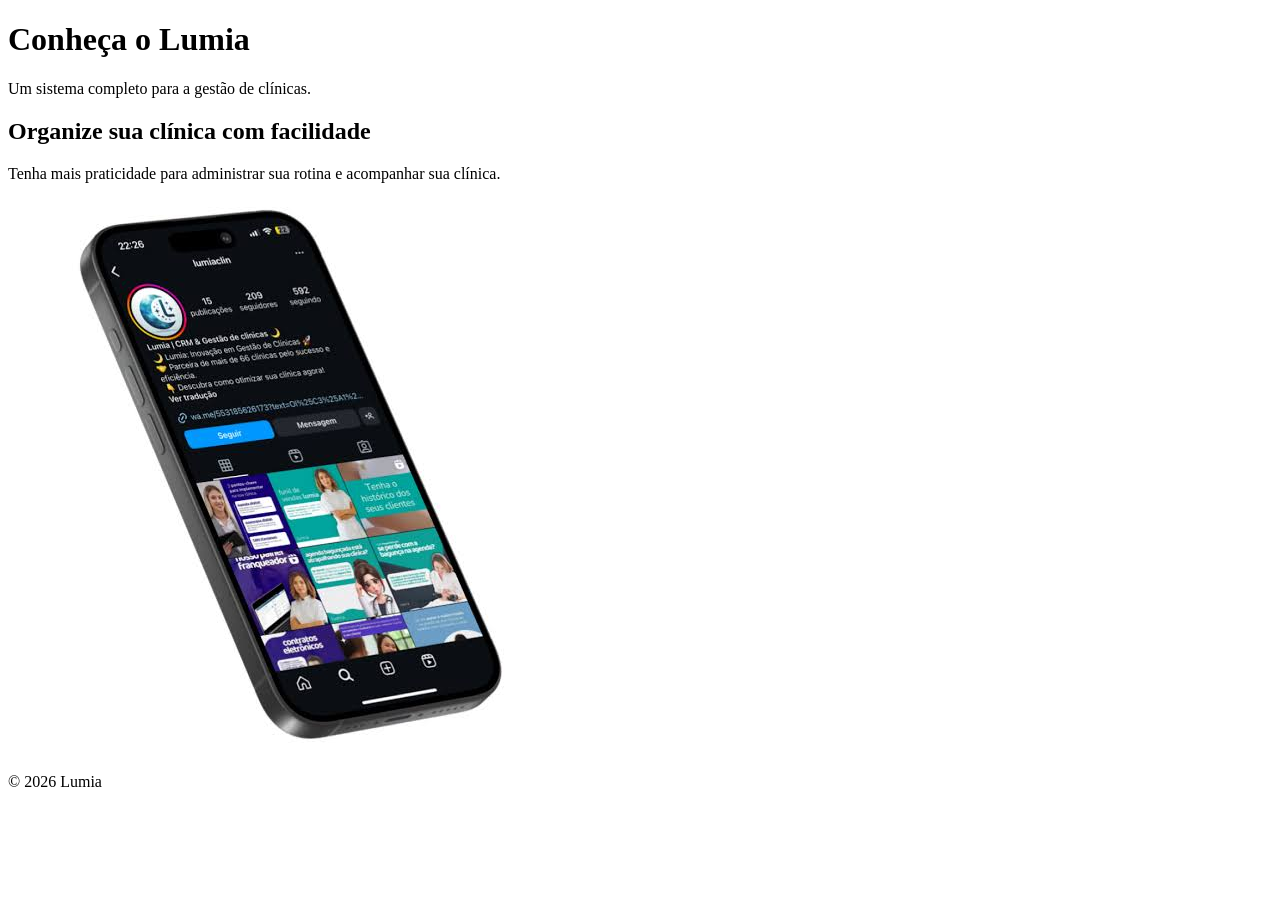
<file: index.html>
<!DOCTYPE html>
<html lang="pt-BR">
<head>
    <meta charset="UTF-8">
    <meta name="viewport" content="width=device-width, initial-scale=1.0">
    <title>Lumia | Gestão de Clínicas</title>
</head>
<body>
    <header>
        <h1>Conheça o Lumia</h1>
        <p>Um sistema completo para a gestão de clínicas.</p>
    </header>

    <main>
        <h2>Organize sua clínica com facilidade</h2>
        <p>Tenha mais praticidade para administrar sua rotina e acompanhar sua clínica.</p>

        <img
            src="images.jpeg"
            alt="Celular exibindo o perfil do sistema Lumia para gestão de clínicas"
            width="554"
            height="554"
        >
    </main>

    <footer>
        <p>&copy; 2026 Lumia</p>
    </footer>
</body>
</html>
</file>
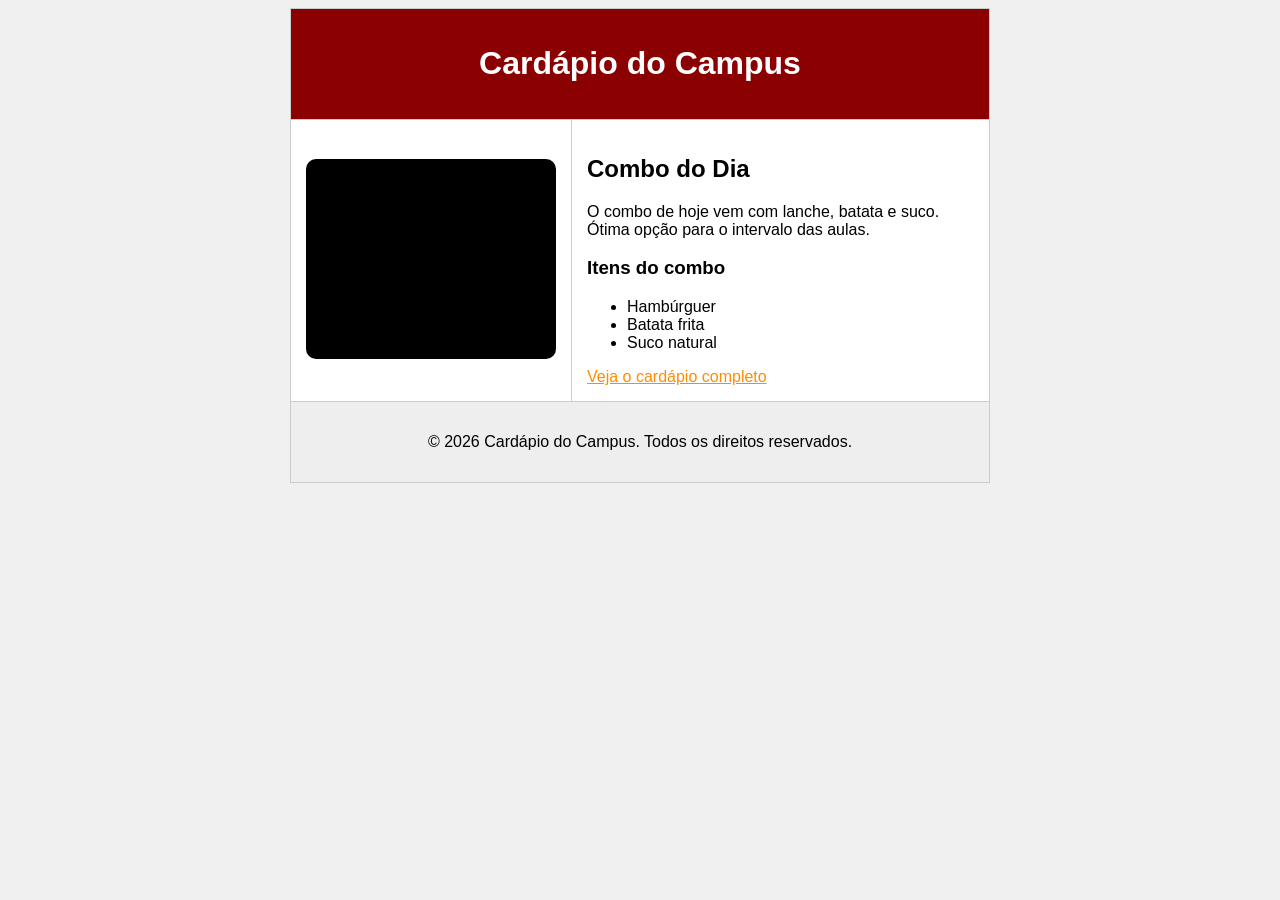
<file: av2/index.html>
<!DOCTYPE html>
<html lang="pt-br">
<head>
    <meta charset="UTF-8">
    <title>Cardápio do Campus</title>
    <link rel="stylesheet" href="index.css">
</head>
<body>
    <table>
        <tr>
            <th colspan="2"><h1>Cardápio do Campus</h1></th>
        </tr>
        <tr>
            <td>
                <img src="print.png" alt="Imagem do combo do dia">
            </td>
            <td>
                <h2>Combo do Dia</h2>
                <p>O combo de hoje vem com lanche, batata e suco. Ótima opção para o intervalo das aulas.</p>
                <h3>Itens do combo</h3>
                <ul>
                    <li>Hambúrguer</li>
                    <li>Batata frita</li>
                    <li>Suco natural</li>
                </ul>
                <a href="https://www.pucminas.br">Veja o cardápio completo</a>
            </td>
        </tr>
        <tr>
            <td colspan="2" class="rodape">
                <p>© 2026 Cardápio do Campus. Todos os direitos reservados.</p>
            </td>
        </tr>
    </table>
</body>
</html>
</file>
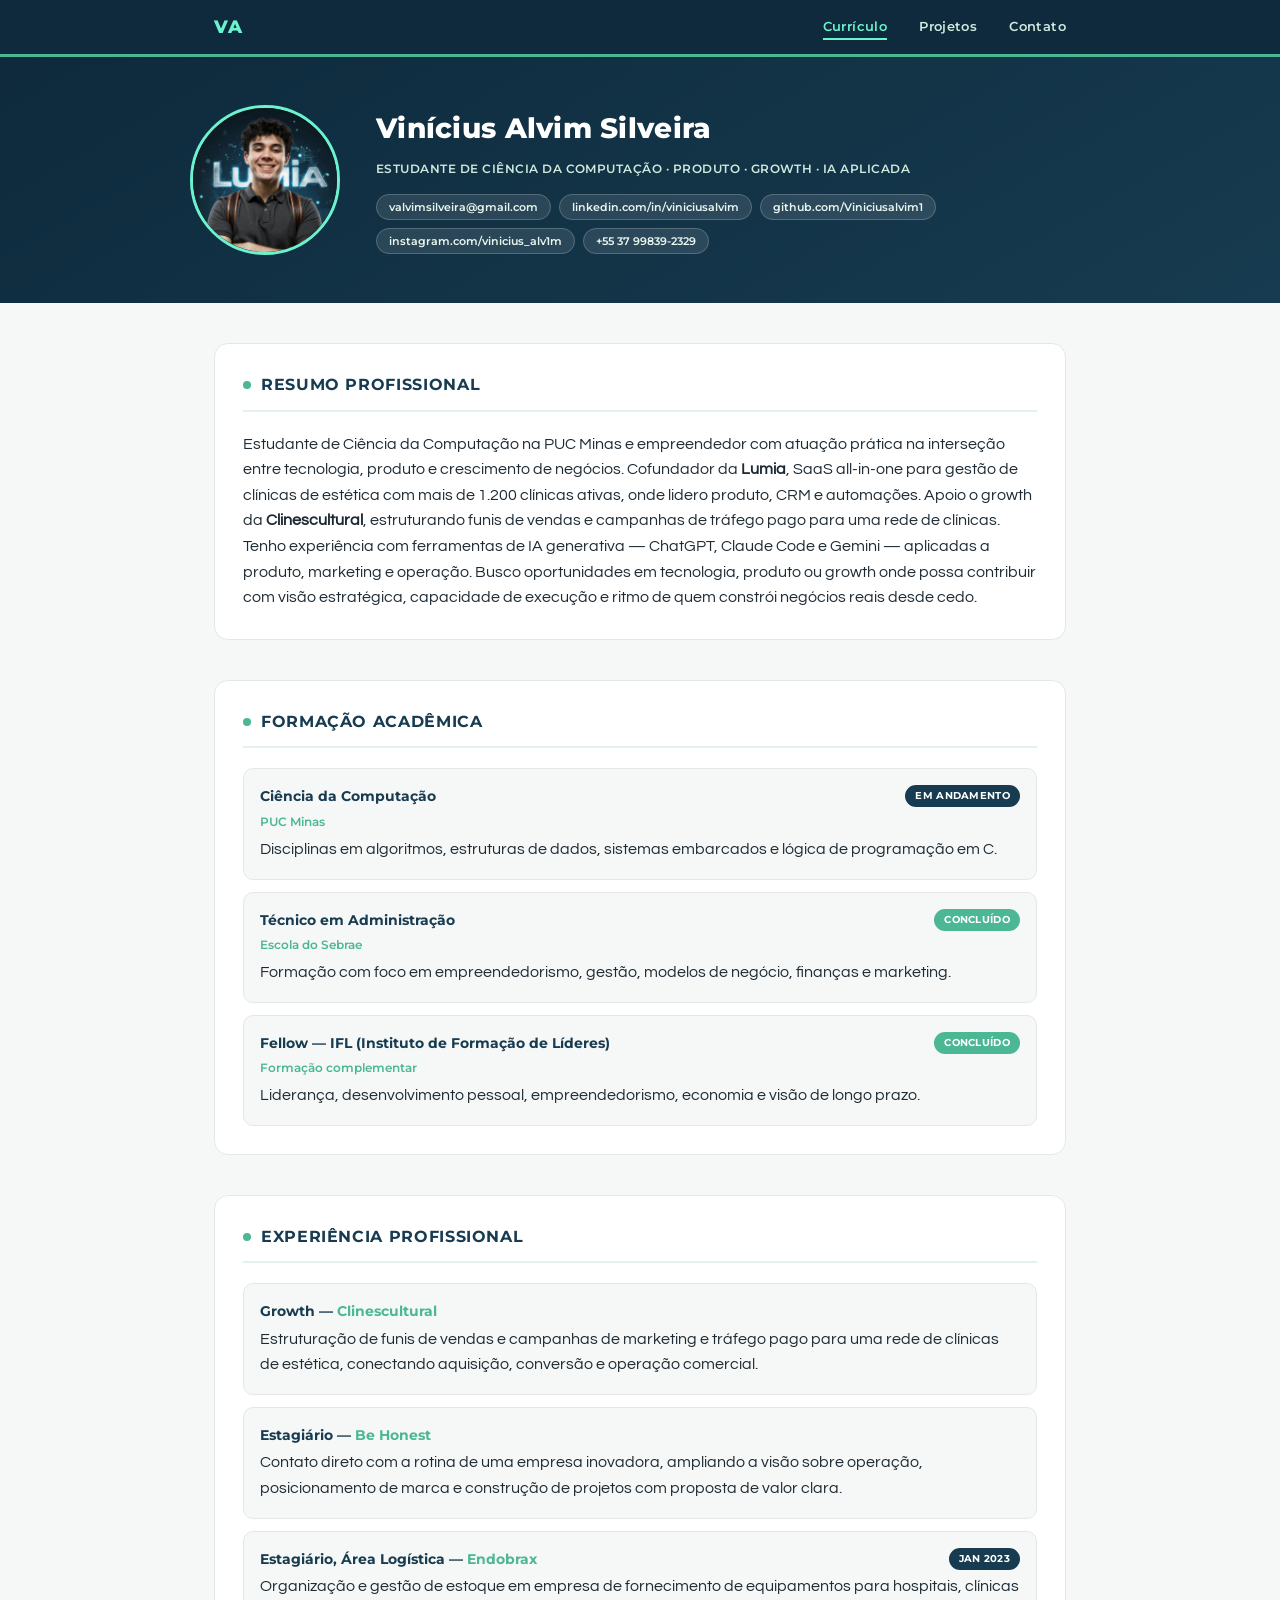
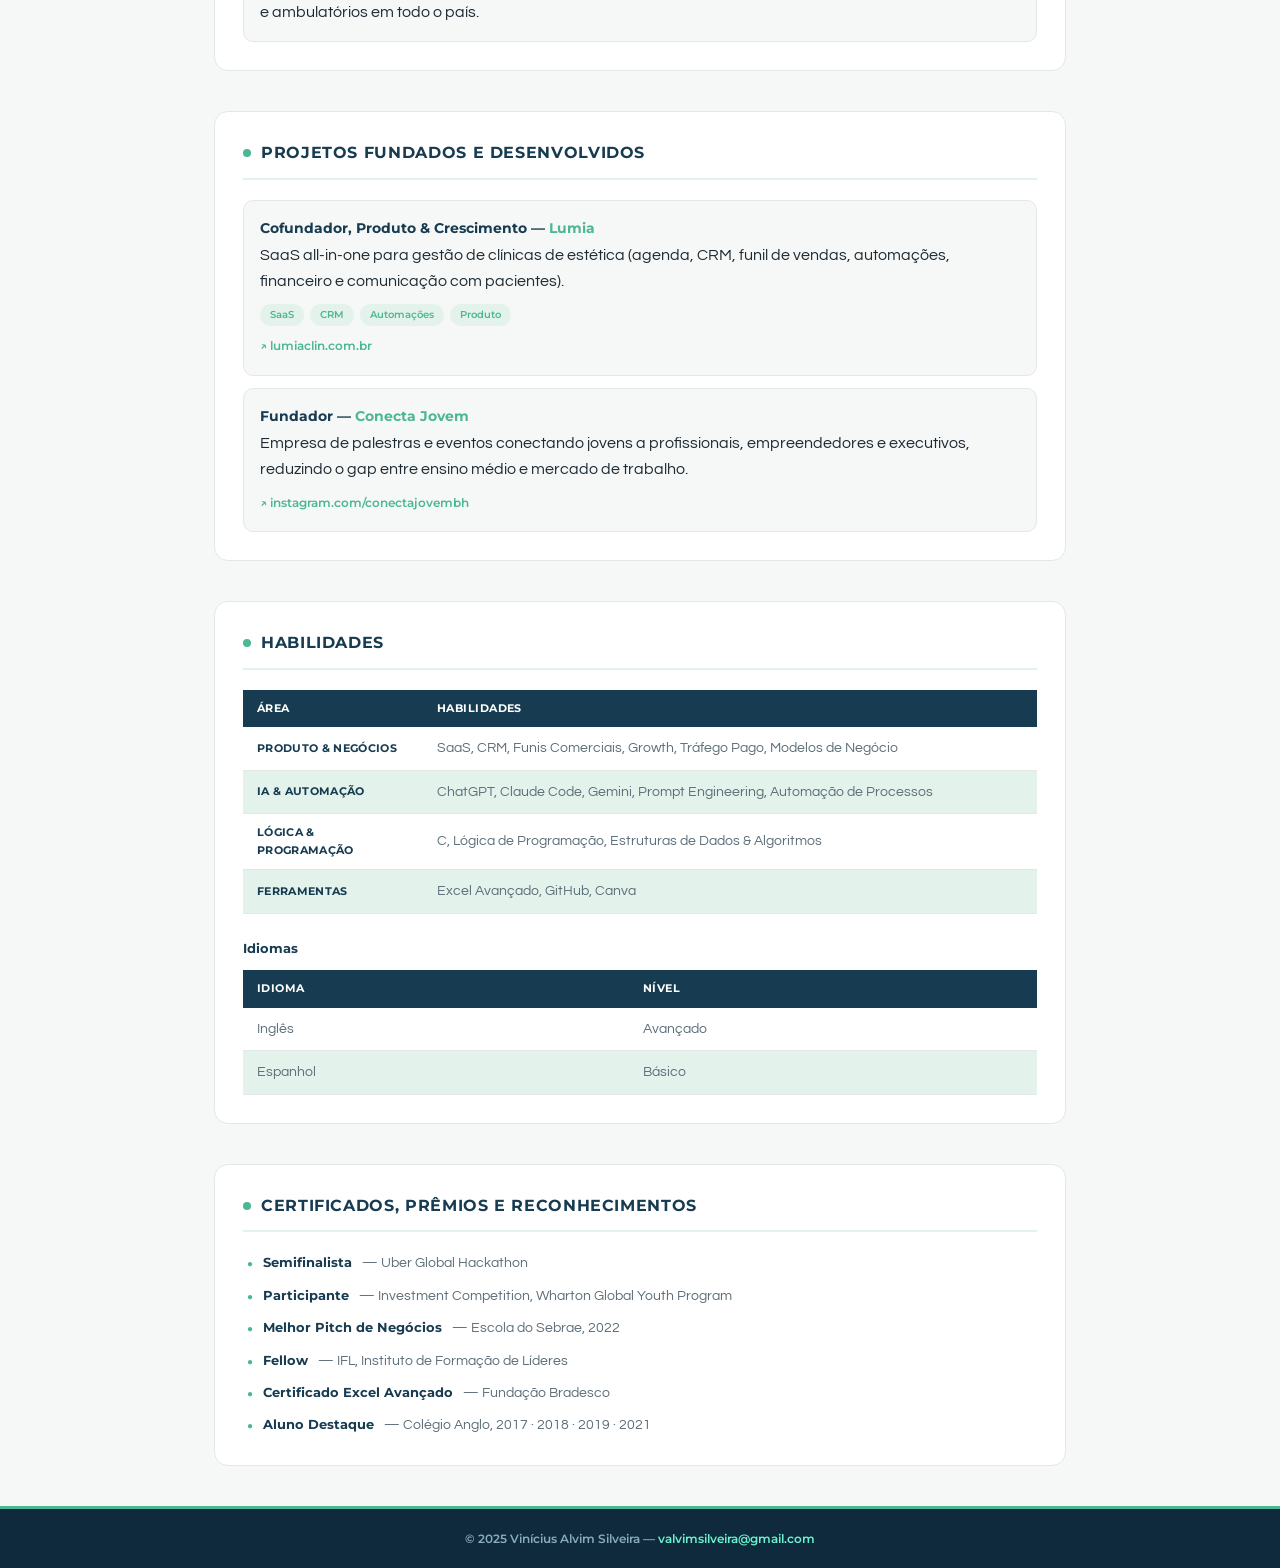
<file: curriculo-vinicius-alvim/public/index.html>
<!DOCTYPE html>
<html lang="pt-BR">

<head>
  <meta charset="UTF-8">
  <meta name="viewport" content="width=device-width, initial-scale=1.0">
  <meta name="description" content="Currículo de Vinícius Alvim Silveira — Estudante de Ciência da Computação, cofundador da Lumia e empreendedor.">
  <meta name="author" content="Vinícius Alvim Silveira">
  <title>Vinícius Alvim Silveira — Currículo</title>
  <link rel="stylesheet" href="styles.css">
</head>

<body>

  <!-- ===== NAVEGAÇÃO ===== -->
  <nav id="navbar">
    <div class="nav-inner">
      <span class="nav-logo">VA</span>
      <ul class="nav-links">
        <li><a href="index.html" class="active">Currículo</a></li>
        <li><a href="projetos.html">Projetos</a></li>
        <li><a href="contato.html">Contato</a></li>
      </ul>
    </div>
  </nav>

  <!-- ===== CABEÇALHO / HERO ===== -->
  <header id="hero">
    <div class="hero-inner">
      <img src="img/foto.jpg" alt="Foto de Vinícius Alvim Silveira" id="foto-perfil">
      <div class="hero-texto">
        <h1>Vinícius Alvim Silveira</h1>
        <p class="subtitulo">Estudante de Ciência da Computação · Produto · Growth · IA Aplicada</p>
        <ul class="contatos">
          <li><a href="mailto:valvimsilveira@gmail.com">valvimsilveira@gmail.com</a></li>
          <li><a href="https://linkedin.com/in/viniciusalvim" target="_blank">linkedin.com/in/viniciusalvim</a></li>
          <li><a href="https://github.com/Viniciusalvim1" target="_blank">github.com/Viniciusalvim1</a></li>
          <li><a href="https://instagram.com/vinicius_alv1m" target="_blank">instagram.com/vinicius_alv1m</a></li>
          <li><a href="tel:+5537998392329">+55 37 99839-2329</a></li>
        </ul>
      </div>
    </div>
  </header>

  <!-- ===== CONTEÚDO PRINCIPAL ===== -->
  <main>

    <!-- RESUMO -->
    <section id="resumo" class="secao">
      <h2 class="secao-titulo">Resumo Profissional</h2>
      <p>
        Estudante de Ciência da Computação na PUC Minas e empreendedor com atuação prática na
        interseção entre tecnologia, produto e crescimento de negócios. Cofundador da
        <strong>Lumia</strong>, SaaS all-in-one para gestão de clínicas de estética com mais de
        1.200 clínicas ativas, onde lidero produto, CRM e automações. Apoio o growth da
        <strong>Clinescultural</strong>, estruturando funis de vendas e campanhas de tráfego pago
        para uma rede de clínicas. Tenho experiência com ferramentas de IA generativa — ChatGPT,
        Claude Code e Gemini — aplicadas a produto, marketing e operação. Busco oportunidades em
        tecnologia, produto ou growth onde possa contribuir com visão estratégica, capacidade de
        execução e ritmo de quem constrói negócios reais desde cedo.
      </p>
    </section>

    <!-- FORMAÇÃO -->
    <section id="formacao" class="secao">
      <h2 class="secao-titulo">Formação Acadêmica</h2>

      <article class="card">
        <div class="card-topo">
          <h3>Ciência da Computação</h3>
          <span class="badge">Em andamento</span>
        </div>
        <p class="instituicao">PUC Minas</p>
        <p>Disciplinas em algoritmos, estruturas de dados, sistemas embarcados e lógica de programação em C.</p>
      </article>

      <article class="card">
        <div class="card-topo">
          <h3>Técnico em Administração</h3>
          <span class="badge badge-ok">Concluído</span>
        </div>
        <p class="instituicao">Escola do Sebrae</p>
        <p>Formação com foco em empreendedorismo, gestão, modelos de negócio, finanças e marketing.</p>
      </article>

      <article class="card">
        <div class="card-topo">
          <h3>Fellow — IFL (Instituto de Formação de Líderes)</h3>
          <span class="badge badge-ok">Concluído</span>
        </div>
        <p class="instituicao">Formação complementar</p>
        <p>Liderança, desenvolvimento pessoal, empreendedorismo, economia e visão de longo prazo.</p>
      </article>
    </section>

    <!-- EXPERIÊNCIA -->
    <section id="experiencia" class="secao">
      <h2 class="secao-titulo">Experiência Profissional</h2>

      <article class="card">
        <div class="card-topo">
          <h3>Growth — <span class="destaque">Clinescultural</span></h3>
        </div>
        <p>Estruturação de funis de vendas e campanhas de marketing e tráfego pago para uma rede de clínicas de estética, conectando aquisição, conversão e operação comercial.</p>
      </article>

      <article class="card">
        <div class="card-topo">
          <h3>Estagiário — <span class="destaque">Be Honest</span></h3>
        </div>
        <p>Contato direto com a rotina de uma empresa inovadora, ampliando a visão sobre operação, posicionamento de marca e construção de projetos com proposta de valor clara.</p>
      </article>

      <article class="card">
        <div class="card-topo">
          <h3>Estagiário, Área Logística — <span class="destaque">Endobrax</span></h3>
          <span class="badge">Jan 2023</span>
        </div>
        <p>Organização e gestão de estoque em empresa de fornecimento de equipamentos para hospitais, clínicas e ambulatórios em todo o país.</p>
      </article>
    </section>

    <!-- PROJETOS -->
    <section id="projetos" class="secao">
      <h2 class="secao-titulo">Projetos Fundados e Desenvolvidos</h2>

      <article class="card">
        <div class="card-topo">
          <h3>Cofundador, Produto &amp; Crescimento — <span class="destaque">Lumia</span></h3>
        </div>
        <p>SaaS all-in-one para gestão de clínicas de estética (agenda, CRM, funil de vendas, automações, financeiro e comunicação com pacientes).</p>
        <div class="tags">
          <span class="tag">SaaS</span>
          <span class="tag">CRM</span>
          <span class="tag">Automações</span>
          <span class="tag">Produto</span>
        </div>
        <a href="https://www.lumiaclin.com.br/" target="_blank" class="link-projeto">↗ lumiaclin.com.br</a>
      </article>

      <article class="card">
        <div class="card-topo">
          <h3>Fundador — <span class="destaque">Conecta Jovem</span></h3>
        </div>
        <p>Empresa de palestras e eventos conectando jovens a profissionais, empreendedores e executivos, reduzindo o gap entre ensino médio e mercado de trabalho.</p>
        <a href="https://www.instagram.com/conectajovembh/" target="_blank" class="link-projeto">↗ instagram.com/conectajovembh</a>
      </article>
    </section>

    <!-- HABILIDADES (tabela) -->
    <section id="habilidades" class="secao">
      <h2 class="secao-titulo">Habilidades</h2>
      <table id="tabela-habilidades">
        <thead>
          <tr>
            <th>Área</th>
            <th>Habilidades</th>
          </tr>
        </thead>
        <tbody>
          <tr>
            <td>Produto &amp; Negócios</td>
            <td>SaaS, CRM, Funis Comerciais, Growth, Tráfego Pago, Modelos de Negócio</td>
          </tr>
          <tr>
            <td>IA &amp; Automação</td>
            <td>ChatGPT, Claude Code, Gemini, Prompt Engineering, Automação de Processos</td>
          </tr>
          <tr>
            <td>Lógica &amp; Programação</td>
            <td>C, Lógica de Programação, Estruturas de Dados &amp; Algoritmos</td>
          </tr>
          <tr>
            <td>Ferramentas</td>
            <td>Excel Avançado, GitHub, Canva</td>
          </tr>
        </tbody>
      </table>

      <h3 class="subtitulo-secao">Idiomas</h3>
      <table id="tabela-idiomas">
        <thead>
          <tr>
            <th>Idioma</th>
            <th>Nível</th>
          </tr>
        </thead>
        <tbody>
          <tr>
            <td>Inglês</td>
            <td>Avançado</td>
          </tr>
          <tr>
            <td>Espanhol</td>
            <td>Básico</td>
          </tr>
        </tbody>
      </table>
    </section>

    <!-- CERTIFICADOS -->
    <section id="certificados" class="secao">
      <h2 class="secao-titulo">Certificados, Prêmios e Reconhecimentos</h2>
      <ul class="lista-cert">
        <li><strong>Semifinalista</strong> — Uber Global Hackathon</li>
        <li><strong>Participante</strong> — Investment Competition, Wharton Global Youth Program</li>
        <li><strong>Melhor Pitch de Negócios</strong> — Escola do Sebrae, 2022</li>
        <li><strong>Fellow</strong> — IFL, Instituto de Formação de Líderes</li>
        <li><strong>Certificado Excel Avançado</strong> — Fundação Bradesco</li>
        <li><strong>Aluno Destaque</strong> — Colégio Anglo, 2017 · 2018 · 2019 · 2021</li>
      </ul>
    </section>

  </main>

  <!-- ===== RODAPÉ ===== -->
  <footer id="rodape">
    <p>&copy; 2025 Vinícius Alvim Silveira —
      <a href="mailto:valvimsilveira@gmail.com">valvimsilveira@gmail.com</a>
    </p>
  </footer>

</body>
</html>
</file>
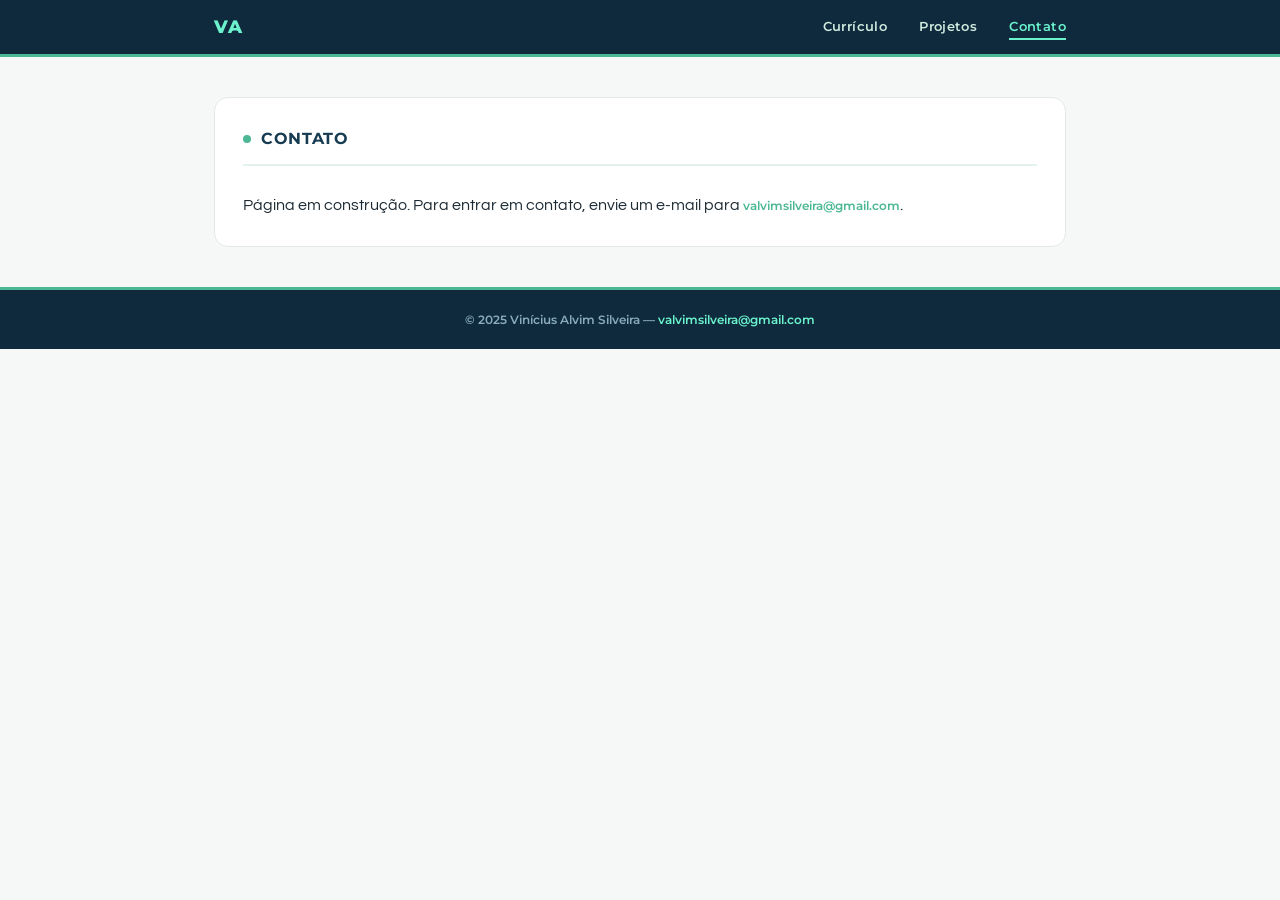
<file: curriculo-vinicius-alvim/public/contato.html>
<!DOCTYPE html>
<html lang="pt-BR">
<head>
  <meta charset="UTF-8">
  <meta name="viewport" content="width=device-width, initial-scale=1.0">
  <title>Contato — Vinícius Alvim Silveira</title>
  <link rel="stylesheet" href="styles.css">
</head>
<body>
  <nav id="navbar">
    <div class="nav-inner">
      <span class="nav-logo">VA</span>
      <ul class="nav-links">
        <li><a href="index.html">Currículo</a></li>
        <li><a href="projetos.html">Projetos</a></li>
        <li><a href="contato.html" class="active">Contato</a></li>
      </ul>
    </div>
  </nav>
  <main>
    <section class="secao">
      <h2 class="secao-titulo">Contato</h2>
      <p>Página em construção. Para entrar em contato, envie um e-mail para <a href="mailto:valvimsilveira@gmail.com" class="link-projeto">valvimsilveira@gmail.com</a>.</p>
    </section>
  </main>
  <footer id="rodape">
    <p>&copy; 2025 Vinícius Alvim Silveira — <a href="mailto:valvimsilveira@gmail.com">valvimsilveira@gmail.com</a></p>
  </footer>
</body>
</html>
</file>
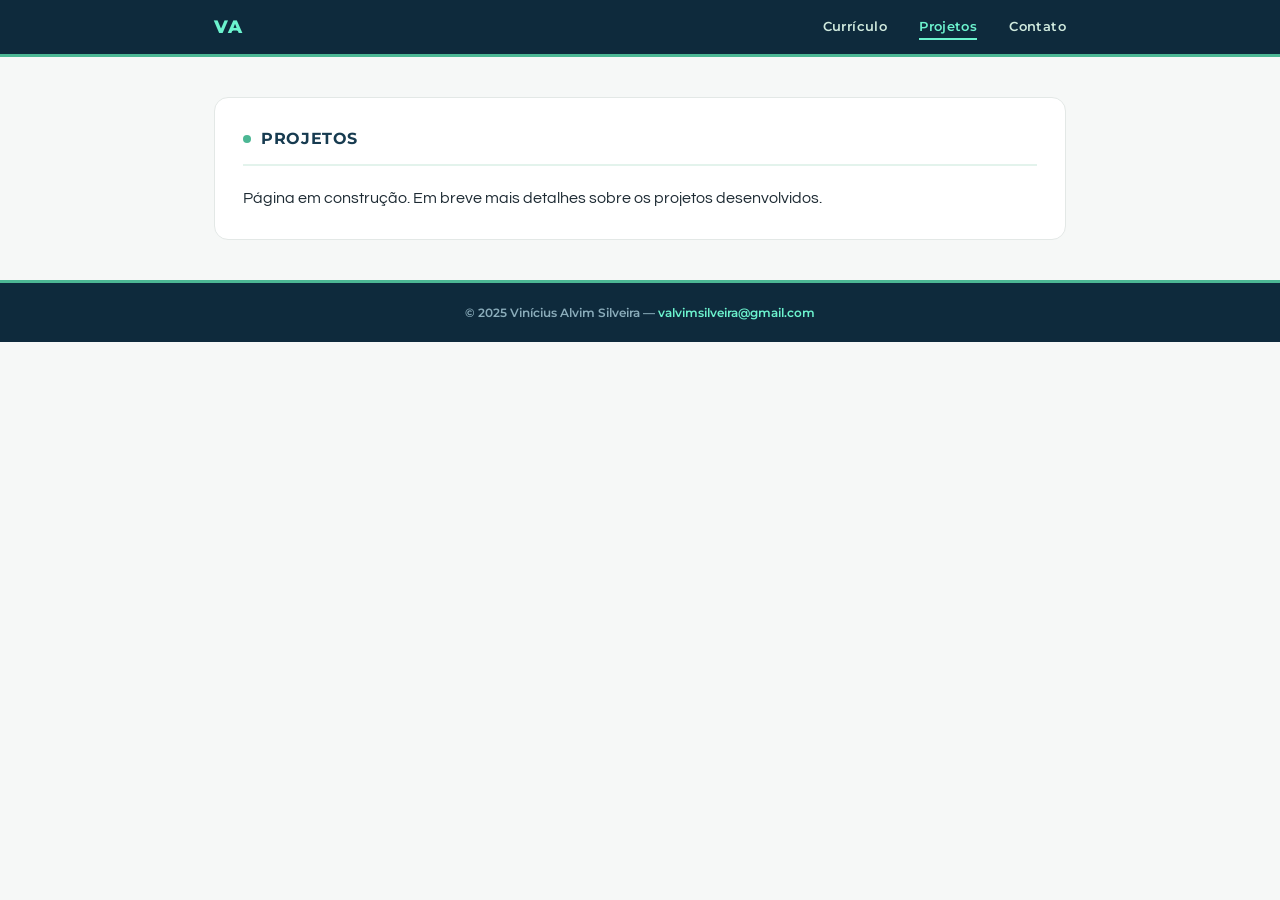
<file: curriculo-vinicius-alvim/public/projetos.html>
<!DOCTYPE html>
<html lang="pt-BR">
<head>
  <meta charset="UTF-8">
  <meta name="viewport" content="width=device-width, initial-scale=1.0">
  <title>Projetos — Vinícius Alvim Silveira</title>
  <link rel="stylesheet" href="styles.css">
</head>
<body>
  <nav id="navbar">
    <div class="nav-inner">
      <span class="nav-logo">VA</span>
      <ul class="nav-links">
        <li><a href="index.html">Currículo</a></li>
        <li><a href="projetos.html" class="active">Projetos</a></li>
        <li><a href="contato.html">Contato</a></li>
      </ul>
    </div>
  </nav>
  <main>
    <section class="secao">
      <h2 class="secao-titulo">Projetos</h2>
      <p>Página em construção. Em breve mais detalhes sobre os projetos desenvolvidos.</p>
    </section>
  </main>
  <footer id="rodape">
    <p>&copy; 2025 Vinícius Alvim Silveira — <a href="mailto:valvimsilveira@gmail.com">valvimsilveira@gmail.com</a></p>
  </footer>
</body>
</html>
</file>
<file: av2/index.css>
body {
    font-family: Arial, sans-serif;
    background-color: #f0f0f0;
}

table {
    width: 700px;
    margin: 0 auto;
    border-collapse: collapse;
    background-color: white;
}

th, td {
    border: 1px solid #cccccc;
    padding: 15px;
}

th {
    background-color: darkred;
    color: white;
}

.rodape {
    background-color: #eeeeee;
    text-align: center;
}

img {
    width: 250px;
    height: 200px;
    border-radius: 10px;
}

a {
    color: darkorange;
}

a:hover {
    color: darkred;
}
</file>
<file: curriculo-vinicius-alvim/public/styles.css>
/* ============================================================
   styles.css — Currículo Vinícius Alvim Silveira
   Cores baseadas na identidade visual da Lumia
   ============================================================ */

/* ---------- IMPORTAÇÃO DE FONTE ---------- */
@import url('https://fonts.googleapis.com/css2?family=Montserrat:wght@600;700;800&family=Questrial&display=swap');

/* ---------- RESET BÁSICO ---------- */
* {
  margin: 0;
  padding: 0;
  box-sizing: border-box;
}

/* ---------- VARIÁVEIS DE COR ---------- */
:root {
  --navy:       #173B50;
  --navy-deep:  #0E2A3C;
  --teal:       #4CB794;
  --teal-soft:  #E3F3EC;
  --mint:       #6CF3CE;
  --ink:        #1D2A33;
  --ink-soft:   #5C6E78;
  --paper:      #FFFFFF;
  --soft:       #F6F8F7;
  --borda:      #E3E8E6;
}

/* ---------- BODY ---------- */
body {
  font-family: 'Questrial', Arial, sans-serif;
  font-size: 16px;
  line-height: 1.6;
  color: var(--ink);
  background-color: var(--soft);
}

/* ---------- NAVEGAÇÃO ---------- */
#navbar {
  background-color: var(--navy-deep);
  position: sticky;
  top: 0;
  z-index: 100;
  border-bottom: 3px solid var(--teal);
}

.nav-inner {
  max-width: 900px;
  margin: 0 auto;
  padding: 0 24px;
  display: flex;
  align-items: center;
  justify-content: space-between;
  height: 54px;
}

.nav-logo {
  font-family: 'Montserrat', sans-serif;
  font-weight: 800;
  font-size: 18px;
  color: var(--mint);
  letter-spacing: 0.05em;
}

.nav-links {
  list-style: none;
  display: flex;
  gap: 32px;
}

.nav-links a {
  font-family: 'Montserrat', sans-serif;
  font-weight: 600;
  font-size: 13px;
  text-decoration: none;
  color: #CFE9DD;
  letter-spacing: 0.03em;
  padding-bottom: 4px;
  border-bottom: 2px solid transparent;
  transition: color 0.2s, border-color 0.2s;
}

.nav-links a:hover,
.nav-links a.active {
  color: var(--mint);
  border-bottom-color: var(--mint);
}

/* ---------- HERO / CABEÇALHO ---------- */
#hero {
  background: linear-gradient(150deg, var(--navy-deep) 0%, var(--navy) 100%);
  padding: 48px 24px;
}

.hero-inner {
  max-width: 900px;
  margin: 0 auto;
  display: flex;
  align-items: center;
  gap: 36px;
}

#foto-perfil {
  width: 150px;
  height: 150px;
  border-radius: 50%;
  object-fit: cover;
  object-position: center top;
  border: 3px solid var(--mint);
  flex-shrink: 0;
}

.hero-texto h1 {
  font-family: 'Montserrat', sans-serif;
  font-weight: 800;
  font-size: 28px;
  color: #FFFFFF;
  letter-spacing: 0.01em;
}

.hero-texto .subtitulo {
  font-family: 'Montserrat', sans-serif;
  font-weight: 600;
  font-size: 12px;
  letter-spacing: 0.04em;
  color: #CFE9DD;
  margin-top: 8px;
  text-transform: uppercase;
}

.contatos {
  list-style: none;
  margin-top: 16px;
  display: flex;
  flex-wrap: wrap;
  gap: 8px;
}

.contatos li a {
  font-family: 'Montserrat', sans-serif;
  font-weight: 600;
  font-size: 11px;
  text-decoration: none;
  color: #EAF6F0;
  background-color: rgba(255, 255, 255, 0.10);
  border: 1px solid rgba(255, 255, 255, 0.20);
  padding: 5px 12px;
  border-radius: 999px;
  transition: background-color 0.2s;
}

.contatos li a:hover {
  background-color: var(--teal);
  color: #FFFFFF;
}

/* ---------- MAIN / LAYOUT ---------- */
main {
  max-width: 900px;
  margin: 0 auto;
  padding: 40px 24px;
  display: flex;
  flex-direction: column;
  gap: 40px;
}

/* ---------- SEÇÕES ---------- */
.secao {
  background-color: var(--paper);
  border: 1px solid var(--borda);
  border-radius: 14px;
  padding: 28px 28px;
}

.secao-titulo {
  font-family: 'Montserrat', sans-serif;
  font-weight: 700;
  font-size: 16px;
  color: var(--navy);
  text-transform: uppercase;
  letter-spacing: 0.04em;
  padding-bottom: 12px;
  margin-bottom: 20px;
  border-bottom: 2px solid var(--teal-soft);
  display: flex;
  align-items: center;
  gap: 10px;
}

/* pastilha colorida antes do título */
.secao-titulo::before {
  content: "";
  display: inline-block;
  width: 8px;
  height: 8px;
  border-radius: 50%;
  background-color: var(--teal);
  flex-shrink: 0;
}

.subtitulo-secao {
  font-family: 'Montserrat', sans-serif;
  font-weight: 700;
  font-size: 13px;
  color: var(--navy);
  margin-top: 24px;
  margin-bottom: 12px;
}

/* ---------- CARDS ---------- */
.card {
  padding: 16px;
  border: 1px solid var(--borda);
  border-radius: 10px;
  margin-bottom: 12px;
  background-color: var(--soft);
}

.card:last-child {
  margin-bottom: 0;
}

.card-topo {
  display: flex;
  justify-content: space-between;
  align-items: flex-start;
  gap: 12px;
  margin-bottom: 4px;
}

.card h3 {
  font-family: 'Montserrat', sans-serif;
  font-weight: 700;
  font-size: 14px;
  color: var(--navy);
}

.destaque {
  color: var(--teal);
}

.instituicao {
  font-family: 'Montserrat', sans-serif;
  font-weight: 600;
  font-size: 12px;
  color: var(--teal);
  margin-bottom: 6px;
}

/* ---------- BADGES ---------- */
.badge {
  font-family: 'Montserrat', sans-serif;
  font-weight: 700;
  font-size: 10px;
  text-transform: uppercase;
  letter-spacing: 0.03em;
  padding: 3px 10px;
  border-radius: 999px;
  white-space: nowrap;
  background-color: var(--navy);
  color: #FFFFFF;
}

.badge-ok {
  background-color: var(--teal);
  color: #FFFFFF;
}

/* ---------- TAGS ---------- */
.tags {
  display: flex;
  flex-wrap: wrap;
  gap: 6px;
  margin-top: 10px;
}

.tag {
  font-family: 'Montserrat', sans-serif;
  font-weight: 600;
  font-size: 10px;
  color: var(--teal);
  background-color: var(--teal-soft);
  padding: 3px 10px;
  border-radius: 999px;
}

.link-projeto {
  display: inline-block;
  margin-top: 10px;
  font-family: 'Montserrat', sans-serif;
  font-weight: 600;
  font-size: 12px;
  color: var(--teal);
  text-decoration: none;
}

.link-projeto:hover {
  text-decoration: underline;
}

/* ---------- TABELA DE HABILIDADES ---------- */
#tabela-habilidades,
#tabela-idiomas {
  width: 100%;
  border-collapse: collapse;
  margin-top: 8px;
  font-size: 14px;
}

#tabela-habilidades th,
#tabela-idiomas th {
  font-family: 'Montserrat', sans-serif;
  font-weight: 700;
  font-size: 11px;
  text-transform: uppercase;
  letter-spacing: 0.04em;
  background-color: var(--navy);
  color: #FFFFFF;
  text-align: left;
  padding: 10px 14px;
}

#tabela-habilidades td,
#tabela-idiomas td {
  padding: 10px 14px;
  border-bottom: 1px solid var(--borda);
  color: var(--ink-soft);
}

/* linhas alternadas */
#tabela-habilidades tbody tr:nth-child(even),
#tabela-idiomas tbody tr:nth-child(even) {
  background-color: var(--teal-soft);
}

#tabela-habilidades tbody tr:hover,
#tabela-idiomas tbody tr:hover {
  background-color: #d2eee3;
}

/* primeira coluna em destaque */
#tabela-habilidades tbody td:first-child {
  font-family: 'Montserrat', sans-serif;
  font-weight: 700;
  font-size: 11px;
  text-transform: uppercase;
  letter-spacing: 0.03em;
  color: var(--navy);
  width: 180px;
}

/* ---------- LISTA DE CERTIFICADOS ---------- */
.lista-cert {
  list-style: none;
  display: flex;
  flex-direction: column;
  gap: 10px;
}

.lista-cert li {
  display: flex;
  align-items: baseline;
  gap: 10px;
  font-size: 14px;
  color: var(--ink-soft);
  padding-left: 4px;
}

.lista-cert li::before {
  content: "●";
  color: var(--teal);
  font-size: 10px;
  flex-shrink: 0;
}

.lista-cert li strong {
  color: var(--navy);
  font-family: 'Montserrat', sans-serif;
  font-weight: 700;
  font-size: 13px;
}

/* ---------- RODAPÉ ---------- */
#rodape {
  background-color: var(--navy-deep);
  text-align: center;
  padding: 20px 24px;
  color: #8AACBA;
  font-family: 'Montserrat', sans-serif;
  font-size: 12px;
  font-weight: 600;
  border-top: 3px solid var(--teal);
}

#rodape a {
  color: var(--mint);
  text-decoration: none;
}

#rodape a:hover {
  text-decoration: underline;
}
</file>
